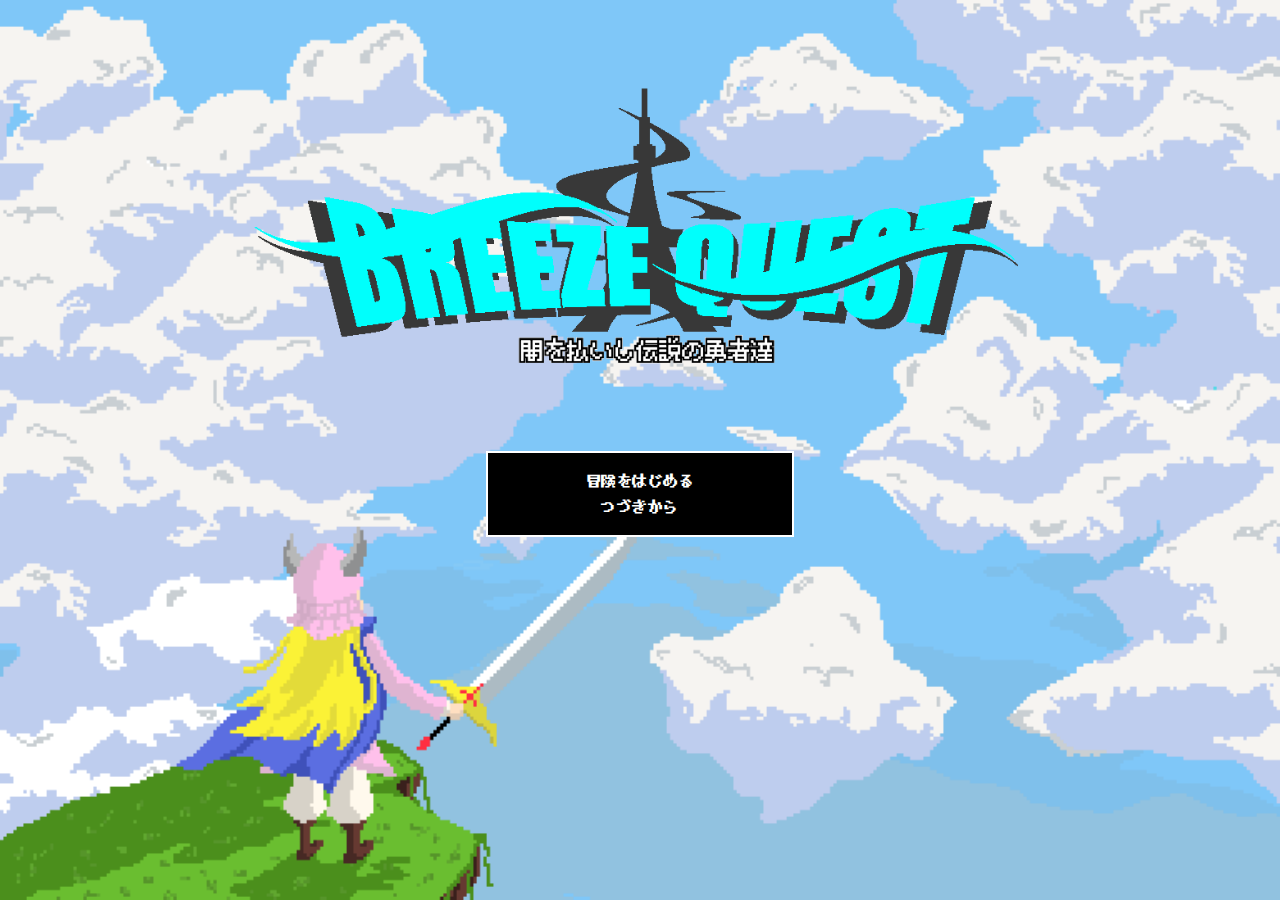
<file: index.html>
<!DOCTYPE html>
<html lang="ja">
    <head>
        <meta charset="utf-8">
        <meta name="viewport" content="width=device-width, initial-scale=1">
        <title>BREEZE QUEST</title>
        <!-- favicon -->
        <link rel="icon" type="image/x-icon" href="images/favicon.jpg">
        <!-- Fonts -->
        <link href="https://fonts.googleapis.com/css2?family=Nunito:wght@400;600;700&display=swap" rel="stylesheet">
         <!-- Styles -->
         <link rel="stylesheet" href="css/style.css">

    </head>
    <body class="antialiased top-bg ">
        <div class="test title-content">
            <img src="images/title_logo.gif">
        </div>
        <div class="command">
            <ul>
                <li class="start"><a href="welcome.html">冒険をはじめる</a></li>
                <li class="continue"><a href="character_picture book/index.html">つづきから</a></li>
            </ul>
        </div>

    </body>
</html>
</file>
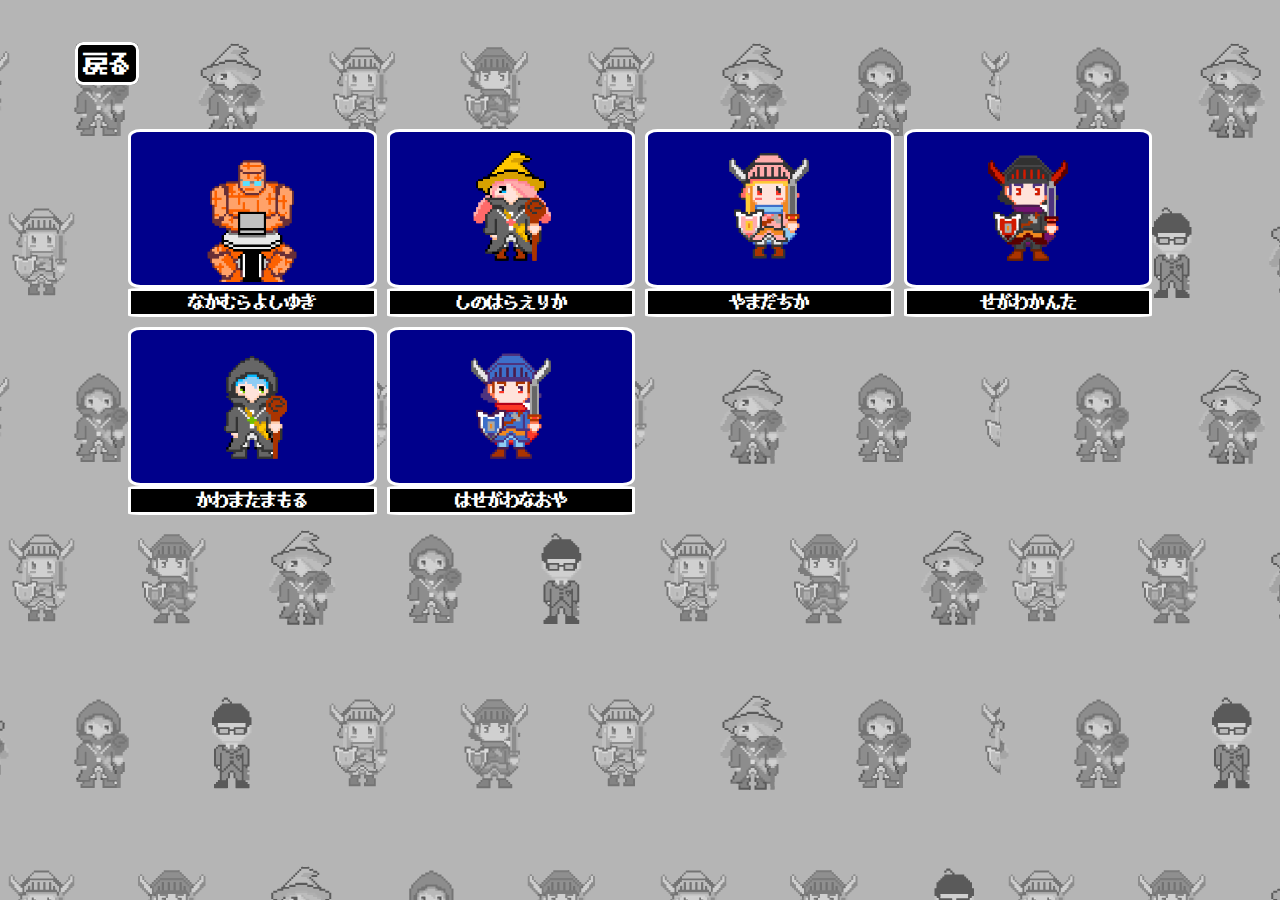
<file: character_picture book/index.html>
<!DOCTYPE html>
<html lang="ja">
<head>
    <meta charset="UTF-8">
    <meta name="viewport" content="width=device-width, initial-scale=1.0">
    <!-- favicon -->
    <link rel="icon" type="image/x-icon" href="../images/favicon.jpg">
    <link rel="stylesheet" type="text/css" href="style.css">
    <title>キャラクター図鑑</title>
</head>
<body>
  <a class="back" href="../index.html">戻る</a>
    <div id="main-container">
          <div class="wrapper">
            <div class="image_container"><a href="../profile/nakamura_index.html"><img src="img/9.png"></a></div>
            <div class="name_container"><a href="../profile/nakamura_index.html">なかむらよしゆき</a></div>
          </div>
          <div class="wrapper">
            <div class="image_container"><a href="../profile/shinohara_index.html"><img src="img/3.png"></a></div>
            <div class="name_container"><a href="../profile/shinohara_index.html">しのはらえりか</a></div>
          </div>
          <div class="wrapper">
            <div class="image_container"><a href="../profile/yamada_index.html"><img src="img/1.png"></a></div>
            <div class="name_container"><a href="../profile/yamada_index.html">やまだちか</a></div>
          </div>
          <div class="wrapper">
            <div class="image_container"><a href="../profile/segawa_index.html"><img src="img/10.png"></a></div>
            <div class="name_container"><a href="../profile/segawa_index.html">せがわかんた</a></div>
          </div>
          <div class="wrapper">
            <div class="image_container"><a href="../profile/kawamata_index.html"><img src="img/4.png"></a></div>
            <div class="name_container"><a href="../profile/kawamata_index.html">かわまたまもる</a></div>
          </div>
          <div class="wrapper">
            <div class="image_container"><a href="../profile/hasegawa_index.html"><img src="img/2.png"></a></div>
            <div class="name_container"><a href="../profile/hasegawa_index.html">はせがわなおや</a></div>
          </div>
    </div> 
</body>
</html>
</file>
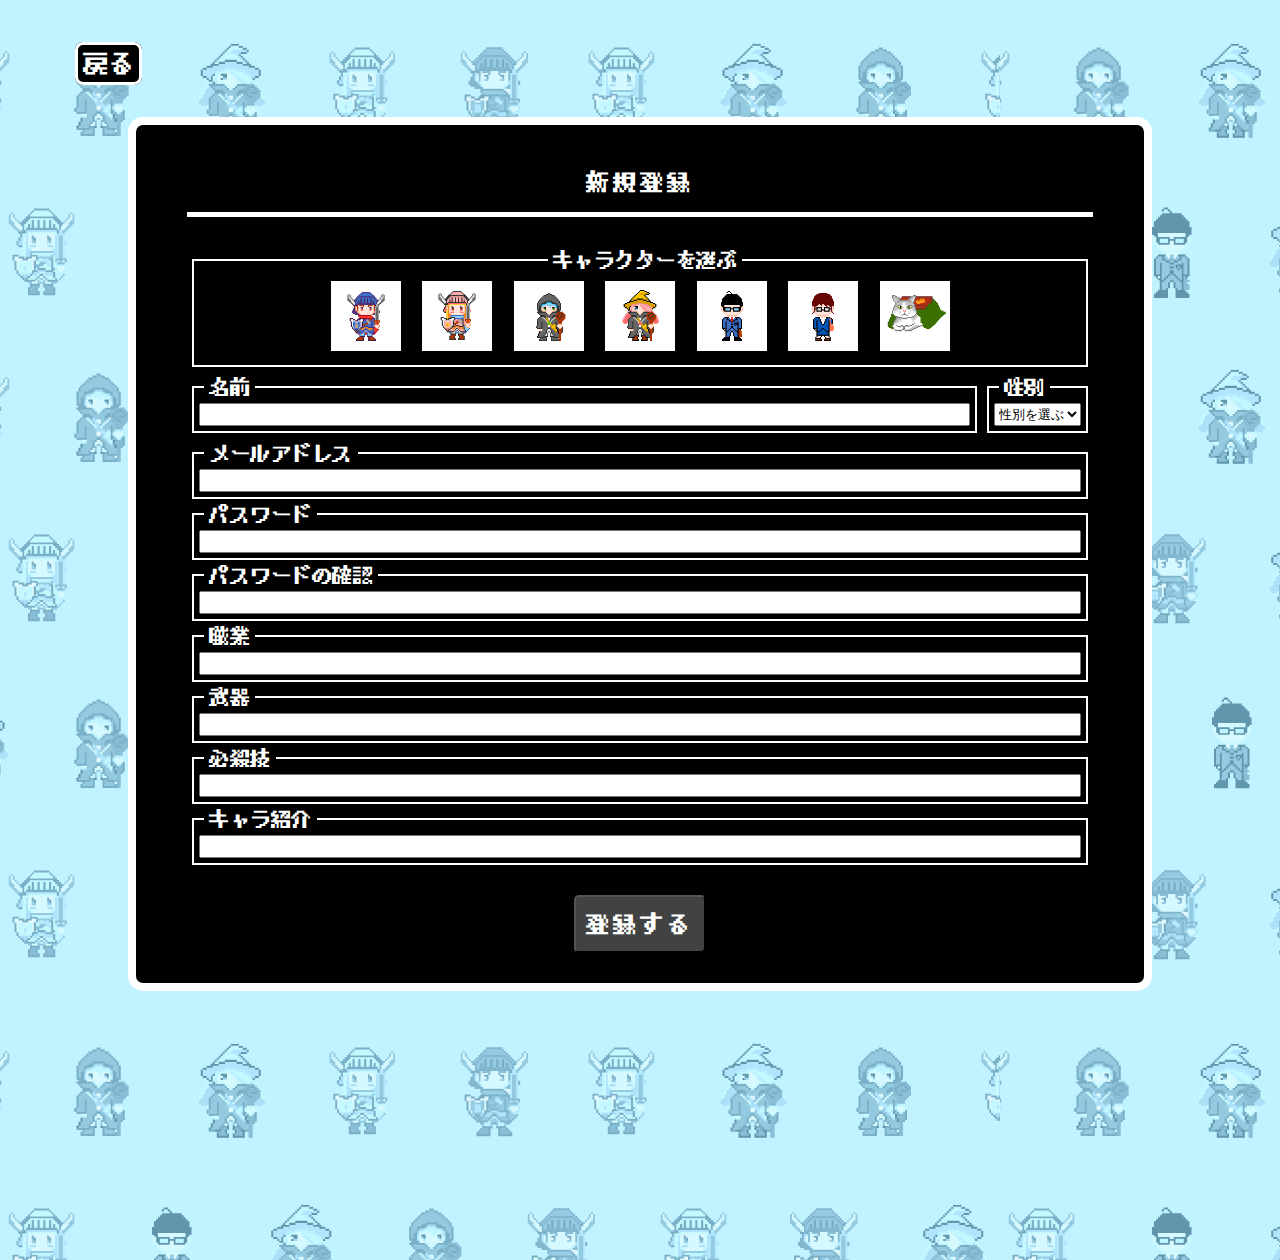
<file: welcome.html>
<!DOCTYPE html>
<html lang="ja">
<head>
    <meta charset="UTF-8">
    <meta name="viewport" content="width=device-width, initial-scale=1.0">
    <title>プロフィール作成</title>
     <!-- favicon -->
     <link rel="icon" type="image/x-icon" href="images/favicon.jpg">
    <link rel="stylesheet" href="css/style.css">
</head>
<body>
<div class="sign-up-bg">
    <a class="back" href="index.html">戻る</a>
    <div class="container sign-up-container">
        <div class="row justify-content-center">
            <div class="col-md-8">
                <div class="card">
                    <div class="card-header sign-up-title">新規登録</div>

                    <div class="card-body">
                        <form method="POST">
                            <div class="character-select_content">
                                <div class="form-group row" id="container-top-characters">
                                    <fieldset class="border-flame">
                                        <legend><label for="character" class="col-md-4 col-form-label text-md-right ">キャラクターを選ぶ</label></legend>
                                        <label for="character_A" class="js-panel-select">
                                            <input type="checkbox" name="ceo-select" value="0" id="character_A" class="disabled_checkbox">
                                            <img class="panel-thumbnail" src="images/character_A.png">
                                        </label>
                                        <label for="character_B" class="js-panel-select">
                                            <input type="checkbox" name="ceo-select" value="1" id="character_B" class="disabled_checkbox">
                                            <img class="panel-thumbnail" src="images/character_B.png">
                                        </label>
                                        <label for="character_C" class="js-panel-select">
                                            <input type="checkbox" name="ceo-select" value="3" id="character_C" class="disabled_checkbox">
                                            <img class="panel-thumbnail" src="images/character_C.png">
                                        </label>
                                        <label for="character_D" class="js-panel-select">
                                            <input type="checkbox" name="ceo-select" value="4" id="character_D" class="disabled_checkbox">
                                            <img class="panel-thumbnail" src="images/character_D.png">
                                        </label>
                                        <label for="character_E" class="js-panel-select">
                                            <input type="checkbox" name="ceo-select" value="5" id="character_E" class="disabled_checkbox">
                                            <img class="panel-thumbnail" src="images/character_E.png">
                                        </label>
                                        <label for="character_F" class="js-panel-select">
                                            <input type="checkbox" name="ceo-select" value="6" id="character_F" class="disabled_checkbox">
                                            <img class="panel-thumbnail" src="images/character_F.png">
                                        </label>
                                        <label for="character_G" class="js-panel-select">
                                            <input type="checkbox" name="ceo-select" value="7" id="character_G" class="disabled_checkbox">
                                            <img class="panel-thumbnail" src="images/character_G.png">
                                        </label>
                                        <!-- <label for="character_G" class="js-panel-select">
                                            <input type="checkbox" name="ceo-select" value="8" id="character_H" class="disabled_checkbox">
                                            <img class="panel-thumbnail" src="images/character_H.png">
                                        </label> -->
                                        </label>
                                </fieldset>
                                </div>
                            </div>
                            <div class="name_gender_flex">
                                <div class="form-group row name_wrapper">
                                    <fieldset class="border-flame">
                                        <legend><label for="name">名前</label></legend>
        
                                    <div class="col-md-6">
                                        <input id="name" type="text" name="name" value="" class="w-100">
                                    </div>
                                </fieldset>
                                </div>
        
                                <div class="form-group row gender_wrapper">
                                    <fieldset class="border-flame">
                                        <legend><label for="name">性別</label></legend>
                                        <div class="col-md-6">
                                            <select name="area" data-toggle="select" class="w-100" id="area1">
                                                <option>性別を選ぶ</option>
                                                <option>♂</option>
                                                <option>♀</option>
                                            </select>
                                        </div>
                                    </fieldset>
                                    <!--/form-group--></div>
                            </div>

                            <div class="form-group row">
                                <fieldset class="border-flame">
                                    <legend><label for="email" class="col-md-4 col-form-label text-md-right">メールアドレス</label></legend>
        
                                    <div class="col-md-6">
                                        <input id="email" type="email" class="w-100" name="email" value="">
                                    </div>
                                </fieldset>
                            </div>

                            <div class="form-group row">
                                <fieldset class="border-flame">
                                    <legend><label for="password" class="col-md-4 col-form-label text-md-right">パスワード</label></legend>

                                <div class="col-md-6">
                                    <input id="password" type="password" class="w-100" name="password" value="">
                                </div>
                            </div>

                            <div class="form-group row">
                                <fieldset class="border-flame">
                                    <legend><label for="password-confirm" class="col-md-4 col-form-label text-md-right">パスワードの確認</label></legend>

                                <div class="col-md-6">
                                    <input id="password-confirm" type="password" class="w-100" name="password_confirmation" value="">
                                </div>
                            </div>
                            
                            <div class="form-group row">
                                <fieldset class="border-flame">
                                    <legend><label for="name" class="col-md-4 col-form-label text-md-right">職業</label></legend>

                                <div class="col-md-6">
                                    <input id="name" type="text" class="w-100" name="name" value="">
                                </div>
                            </fieldset>
                            </div>
                            <div class="form-group row">
                                <fieldset class="border-flame">
                                    <legend><label for="name" class="col-md-4 col-form-label text-md-right">武器</label></legend>

                                <div class="col-md-6">
                                    <input id="name" type="text" class="w-100" value="">
                                </div>
                            </fieldset>
                            </div>
                            <div class="form-group row">
                                <fieldset class="border-flame">
                                    <legend><label for="name" class="col-md-4 col-form-label text-md-right">必殺技</label></legend>

                                <div class="col-md-6">
                                    <input id="name" type="text" class="w-100" name="name" value="">
                                </div>
                            </fieldset>
                            </div>
                            <div class="form-group row">
                                <fieldset class="border-flame">
                                    <legend><label for="name" class="col-md-4 col-form-label text-md-right">キャラ紹介</label></legend>

                                <div class="col-md-6">
                                    <input id="name" type="text" class="w-100" value="">
                                </div>
                            </fieldset>
                            </div>
                        
                            

                            <div class="form-group row mb-0">
                                <div class="col-md-6 offset-md-4 sign-up-set">
                                    <button type="submit" class="btn btn-primary set-btn">登録する</button>
                                </div>
                            </div>
                        </form>
                    </div>
                </div>
            </div>
        </div>
    </div>
</div>
<script src="https://ajax.googleapis.com/ajax/libs/jquery/2.1.3/jquery.min.js"></script>
<script src="js/main.js"></script>
</body>
</html>
</file>
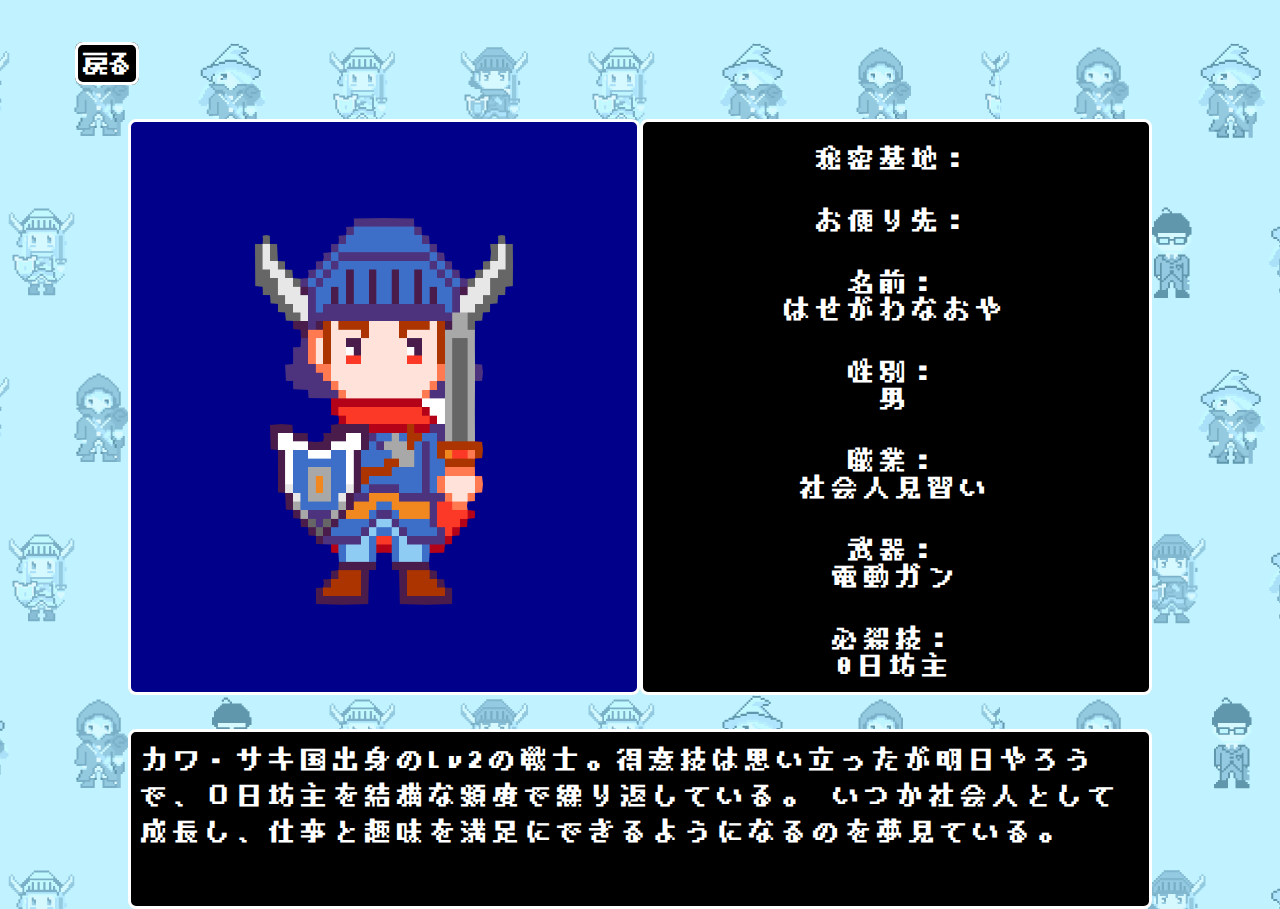
<file: profile/hasegawa_index.html>
<!DOCTYPE html>
<html lang="ja">
<head>
    <meta charset="UTF-8">
    <meta name="viewport" content="width=device-width, initial-scale=1.0">
     <!-- favicon -->
     <link rel="icon" type="image/x-icon" href="../images/favicon.jpg">
    <link rel="stylesheet" type="text/css" href="style.css">
    <title>hasegawa_Profile</title>
</head>
<body>
    <a class="back" href="../character_picture book/index.html">戻る</a>
    <div id="main_container">
        <!-- キャラクターの画像 -->
        <div id="character_image">
            <img src="img/2.png" alt="characer" width="100%" height="100%">
        </div>
        <!-- キャラ紹介以外のプロフィール -->
        <!--以下div id内の部分に登録情報が表示される感じ-->
        <div class="status_container">
            <div class="contents">秘密基地：
                <div id="portforio"></div>
            </div>
            <div class="contents">お便り先：
                <div id="mailaddress"></div>
            </div>
            <div class="contents">名前：
                <div id="name_contents">はせがわなおや</div>
            </div>
            <div class="contents">性別：
                <div id="gender_contents">男</div>
            </div>
            <div class="contents">職業：
                <div id="job_contents">社会人見習い</div>
            </div>
            <div class="contents">武器：
                <div id="weapon_contents">電動ガン</div>
            </div>
            <div class="contents">必殺技：
                <div id="special_contents">0日坊主</div>
            </div>
        </div>
    </div>
    <!-- キャラ紹介-->
    <div id="profile">カワ・サキ国出身のLv2の戦士。得意技は思い立ったが明日やろうで、０日坊主を結構な頻度で繰り返している。
        いつか社会人として成長し、仕事と趣味を満足にできるようになるのを夢見ている。
    </div> 
</body>
</html>
</file>
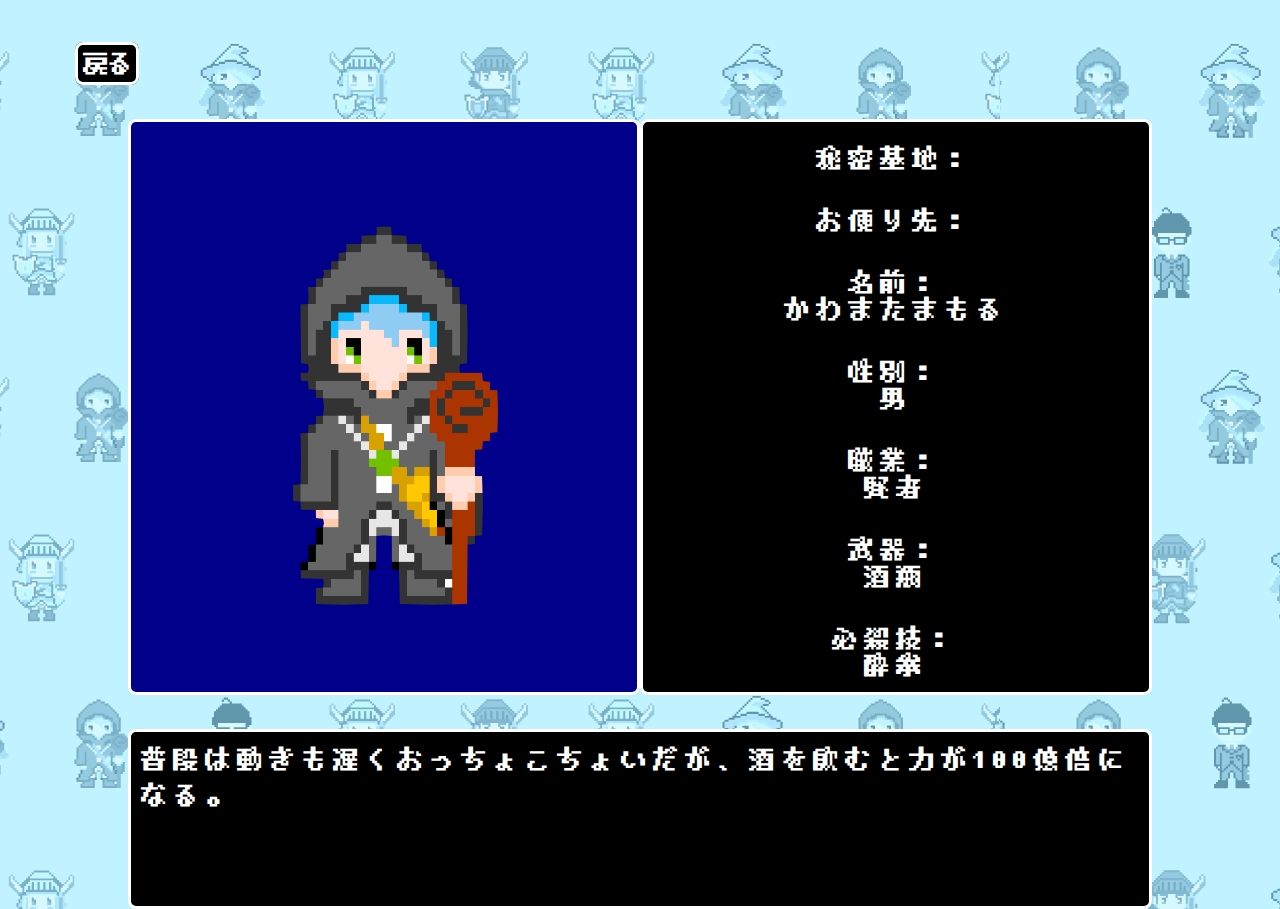
<file: profile/kawamata_index.html>
<!DOCTYPE html>
<html lang="ja">
<head>
    <meta charset="UTF-8">
    <meta name="viewport" content="width=device-width, initial-scale=1.0">
     <!-- favicon -->
     <link rel="icon" type="image/x-icon" href="../images/favicon.jpg">
    <link rel="stylesheet" type="text/css" href="style.css">
    <title>kawamata_Profile</title>
</head>
<body>
    <a class="back" href="../character_picture book/index.html">戻る</a>
    <div id="main_container">
        <!-- キャラクターの画像 -->
        <div id="character_image">
            <img src="img/4.png" alt="characer" width="100%" height="100%">
        </div>
        <!-- キャラ紹介以外のプロフィール -->
        <!--以下div id内の部分に登録情報が表示される感じ-->
        <div class="status_container">
            <div class="contents">秘密基地：
                <div id="portforio"></div>
            </div>
            <div class="contents">お便り先：
                <div id="mailaddress"></div>
            </div>
            <div class="contents">名前：
                <div id="name_contents">かわまたまもる</div>
            </div>
            <div class="contents">性別：
                <div id="gender_contents">男</div>
            </div>
            <div class="contents">職業：
                <div id="job_contents">賢者</div>
            </div>
            <div class="contents">武器：
                <div id="weapon_contents">酒瓶</div>
            </div>
            <div class="contents">必殺技：
                <div id="special_contents">酔拳</div>
            </div>
        </div>
    </div>
    <!-- キャラ紹介-->
    <div id="profile">普段は動きも遅くおっちょこちょいだが、酒を飲むと力が100億倍になる。
    </div> 
</body>
</html>
</file>
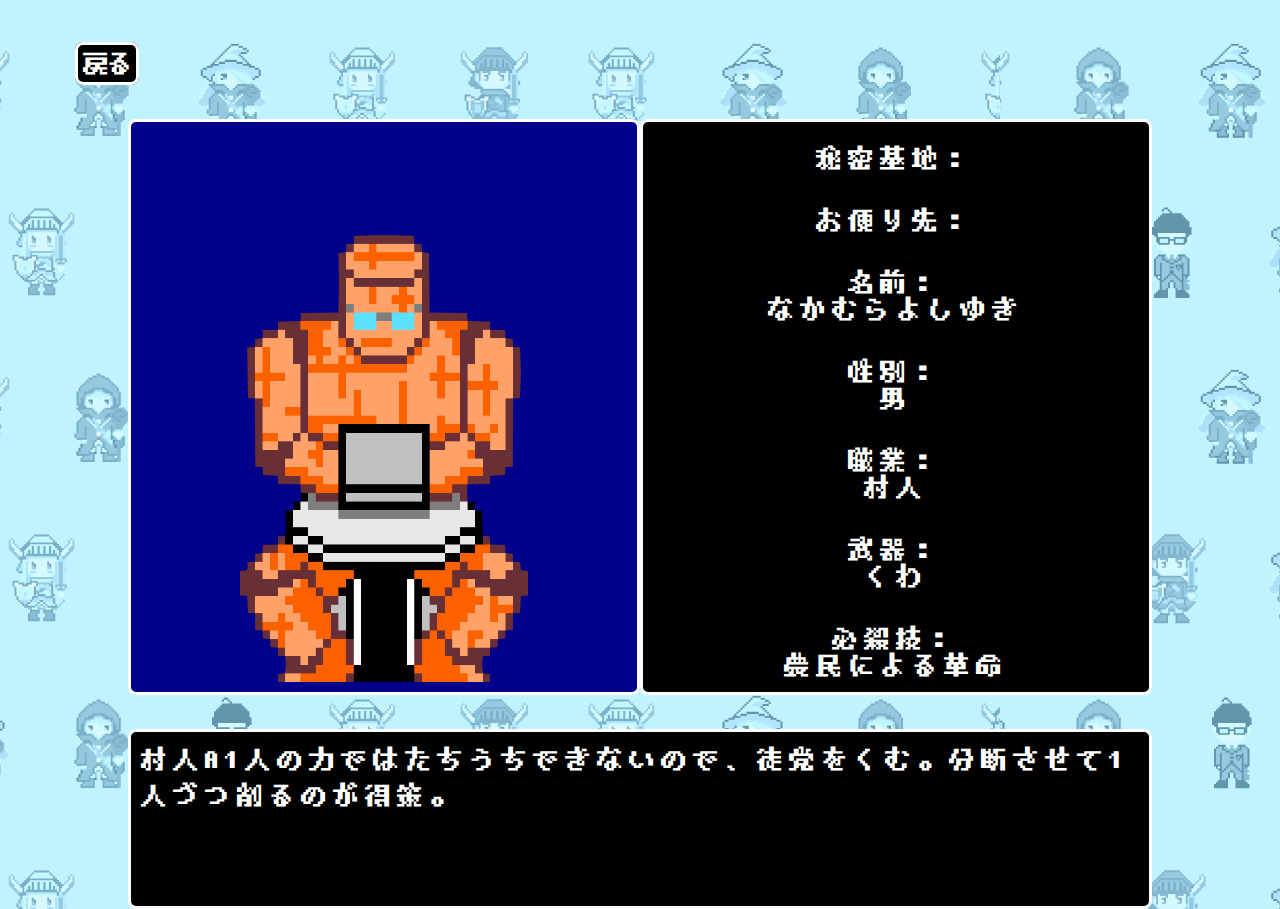
<file: profile/nakamura_index.html>
<!DOCTYPE html>
<html lang="ja">
<head>
    <meta charset="UTF-8">
    <meta name="viewport" content="width=device-width, initial-scale=1.0">
     <!-- favicon -->
     <link rel="icon" type="image/x-icon" href="../images/favicon.jpg">
    <link rel="stylesheet" type="text/css" href="style.css">
    <title>nakamura_Profile</title>
</head>
<body>
    <a class="back" href="../character_picture book/index.html">戻る</a>
    <div id="main_container">
        <!-- キャラクターの画像 -->
        <div id="character_image">
            <img src="img/9.png" alt="characer" width="100%" height="100%">
        </div>
        <!-- キャラ紹介以外のプロフィール -->
        <!--以下div id内の部分に登録情報が表示される感じ-->
        <div class="status_container clearfix">
            <div class="contents">秘密基地：
                <div id="portforio"></div>
            </div>
            <div class="contents">お便り先：
                <div id="mailaddress"></div>
            </div>
            <div class="contents">名前：
                <div id="name_contents">なかむらよしゆき</div>
            </div>
            <div class="contents">性別：
                <div id="gender_contents">男</div>
            </div>
            <div class="contents">職業：
                <div id="job_contents">村人</div>
            </div>
            <div class="contents">武器：
                <div id="weapon_contents">くわ</div>
            </div>
            <div class="contents">必殺技：
                <div id="special_contents">農民による革命</div>
            </div>
        </div>
    </div> 
    <!-- キャラ紹介-->
    <div id="profile">村人A1人の力ではたちうちできないので、徒党をくむ。分断させて1人づつ削るのが得策。
    
</div>
</body>
</html>
</file>
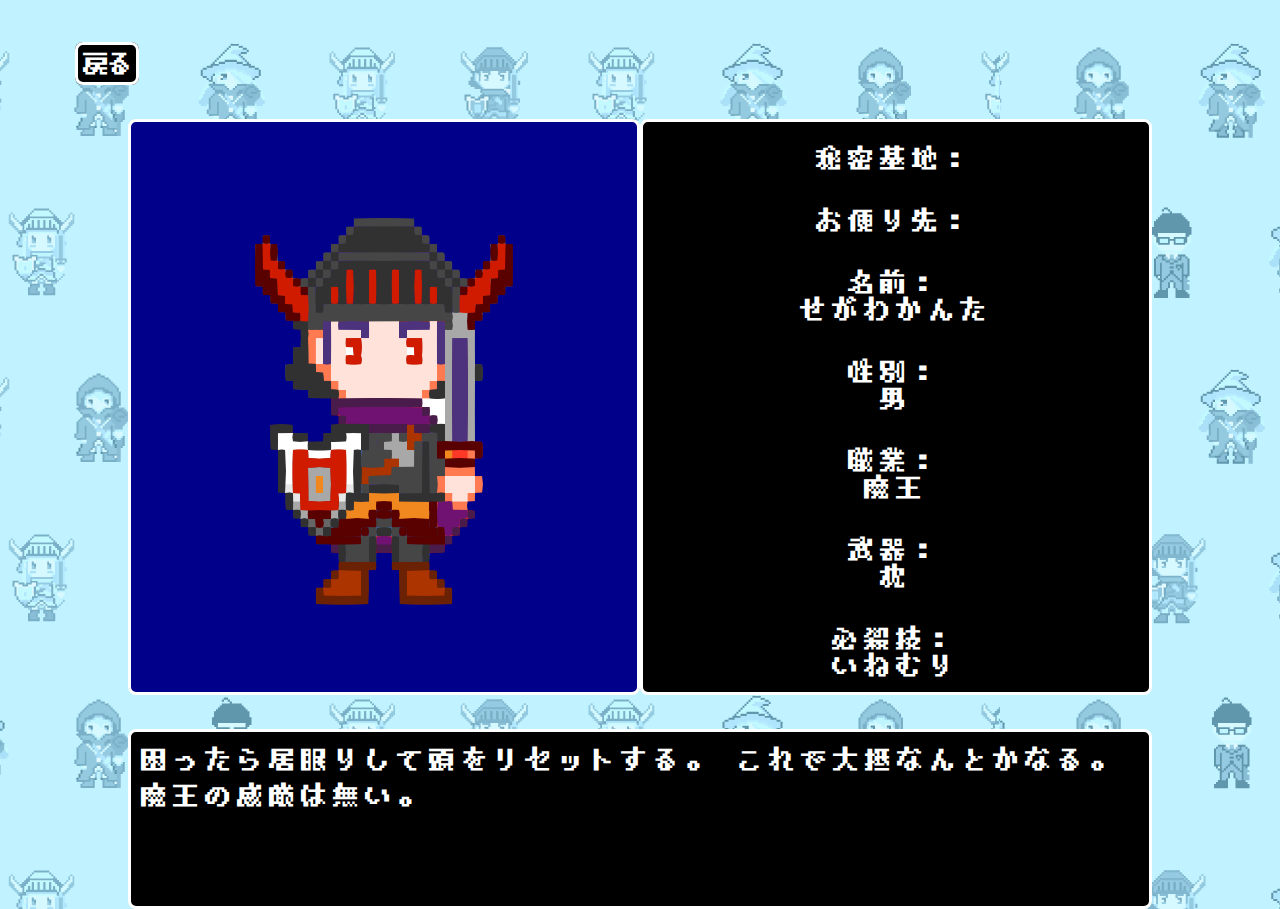
<file: profile/segawa_index.html>
<!DOCTYPE html>
<html lang="ja">
<head>
    <meta charset="UTF-8">
    <meta name="viewport" content="width=device-width, initial-scale=1.0">
     <!-- favicon -->
     <link rel="icon" type="image/x-icon" href="../images/favicon.jpg">
    <link rel="stylesheet" type="text/css" href="style.css">
    <title>segawa_Profile</title>
</head>
<body>
    <a class="back" href="../character_picture book/index.html">戻る</a>
    <div id="main_container">
        <!-- キャラクターの画像 -->
        <div id="character_image">
            <img src="img/10.png" alt="characer" width="100%" height="100%">
        </div>
        <!-- キャラ紹介以外のプロフィール -->
        <!--以下div id内の部分に登録情報が表示される感じ-->
        <div class="status_container">
            <div class="contents">秘密基地：
                <div id="portforio"></div>
            </div>
            <div class="contents">お便り先：
                <div id="mailaddress"></div>
            </div>
            <div class="contents">名前：
                <div id="name_contents">せがわかんた</div>
            </div>
            <div class="contents">性別：
                <div id="gender_contents">男</div>
            </div>
            <div class="contents">職業：
                <div id="job_contents">魔王</div>
            </div>
            <div class="contents">武器：
                <div id="weapon_contents">枕</div>
            </div>
            <div class="contents">必殺技：
                <div id="special_contents">いねむり</div>
            </div>
        </div>
    </div>
    <!-- キャラ紹介-->
    <div id="profile">困ったら居眠りして頭をリセットする。
        これで大抵なんとかなる。
        魔王の威厳は無い。
    </div> 
</body>
</html>
</file>
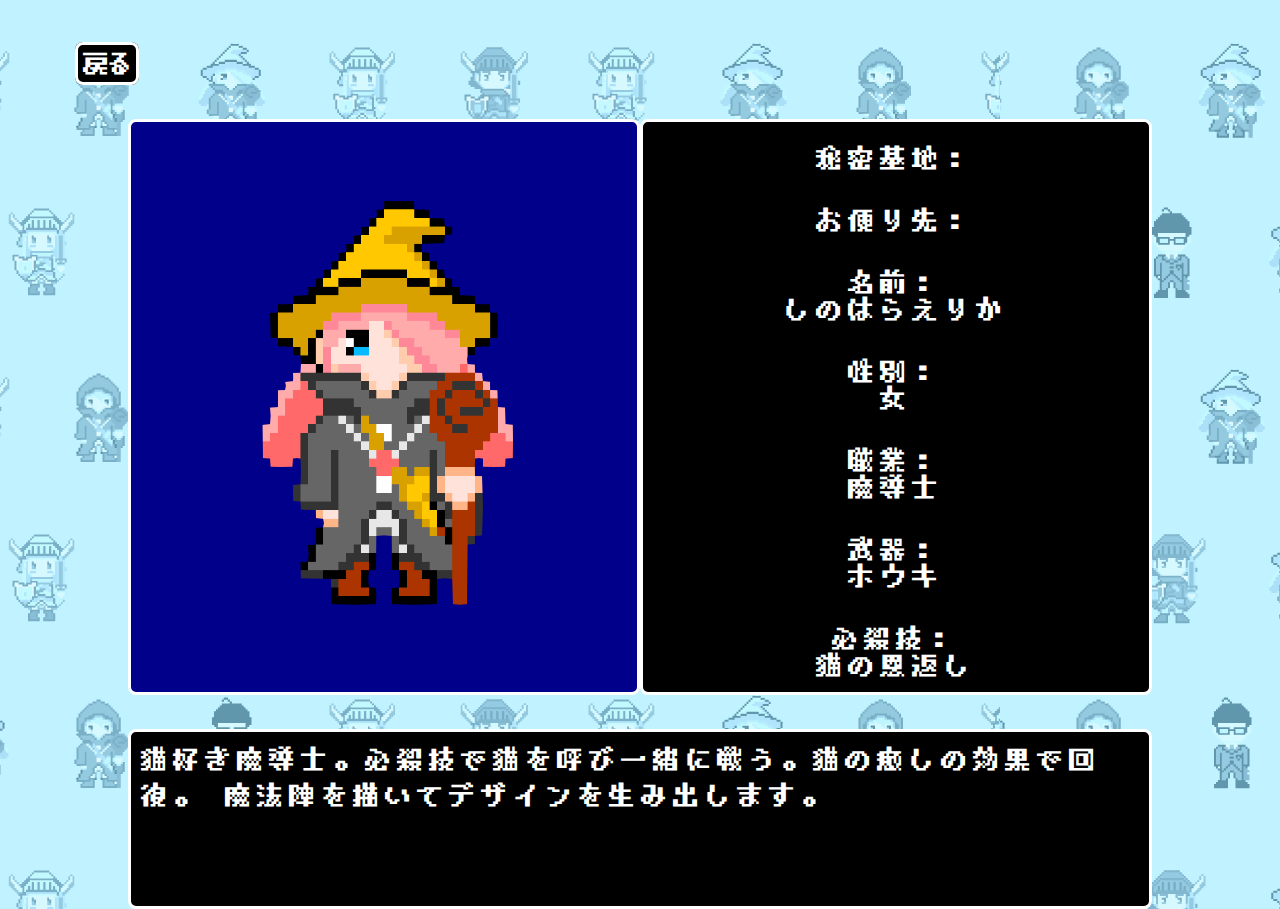
<file: profile/shinohara_index.html>
<!DOCTYPE html>
<html lang="ja">
<head>
    <meta charset="UTF-8">
    <meta name="viewport" content="width=device-width, initial-scale=1.0">
     <!-- favicon -->
     <link rel="icon" type="image/x-icon" href="../images/favicon.jpg">
    <link rel="stylesheet" type="text/css" href="style.css">
    <title>shinohara_Profile</title>
</head>
<body>
    <a class="back" href="../character_picture book/index.html">戻る</a>
    <div id="main_container">
        <!-- キャラクターの画像 -->
        <div id="character_image">
            <img src="img/3.png" alt="characer" width="100%" height="100%">
        </div>
        <!-- キャラ紹介以外のプロフィール -->
        <!--以下div id内の部分に登録情報が表示される感じ-->
        <div class="status_container">
            <div class="contents">秘密基地：
                <div id="portforio"></div>
            </div>
            <div class="contents">お便り先：
                <div id="mailaddress"></div>
            </div>
            <div class="contents">名前：
                <div id="name_contents">しのはらえりか</div>
            </div>
            <div class="contents">性別：
                <div id="gender_contents">女</div>
            </div>
            <div class="contents">職業：
                <div id="job_contents">魔導士</div>
            </div>
            <div class="contents">武器：
                <div id="weapon_contents">ホウキ</div>
            </div>
            <div class="contents">必殺技：
                <div id="special_contents">猫の恩返し</div>
            </div>
        </div>
    </div>
    <!-- キャラ紹介-->
    <div id="profile">猫好き魔導士。必殺技で猫を呼び一緒に戦う。猫の癒しの効果で回復。
        魔法陣を描いてデザインを生み出します。
    </div> 
</body>
</html>
</file>
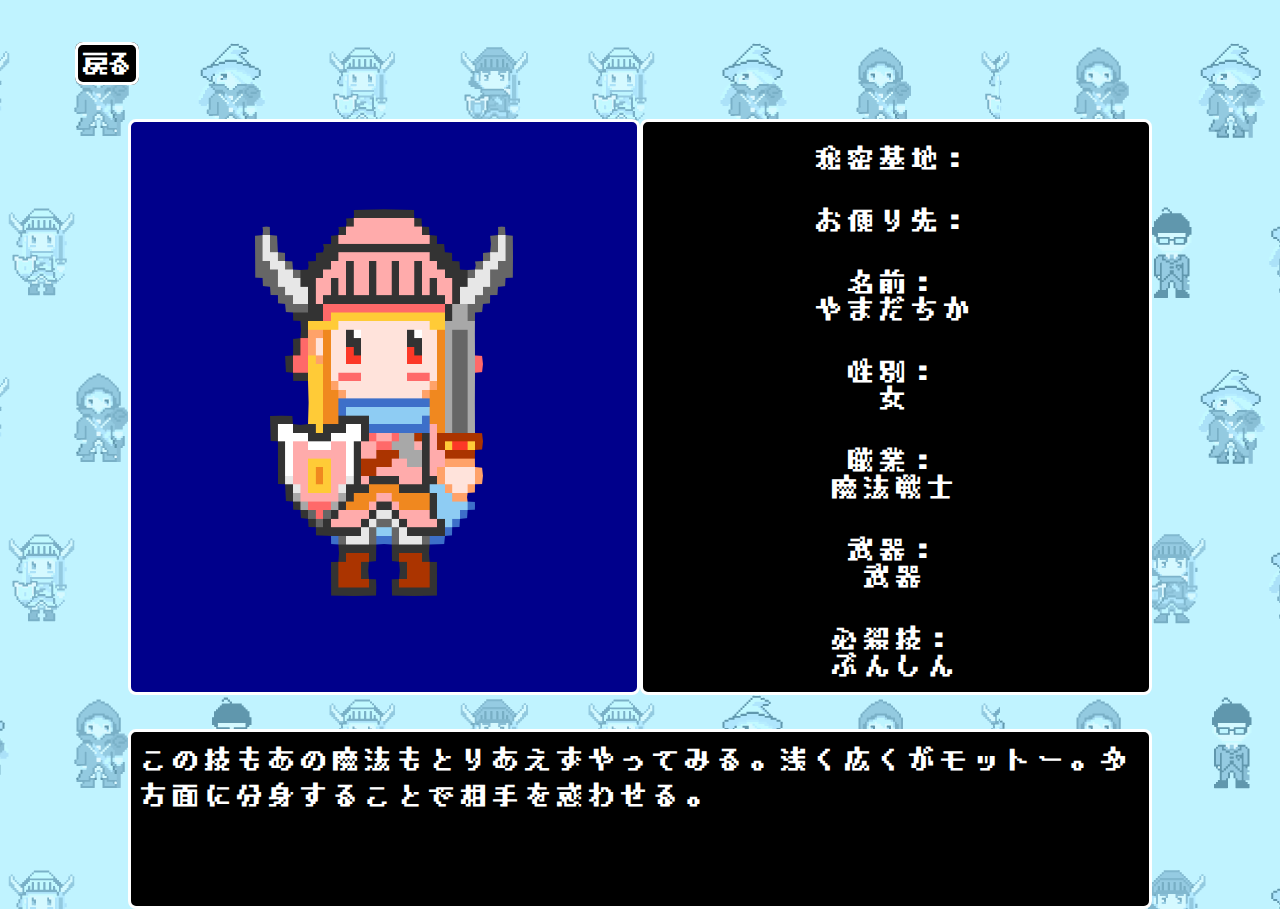
<file: profile/yamada_index.html>
<!DOCTYPE html>
<html lang="ja">
<head>
    <meta charset="UTF-8">
    <meta name="viewport" content="width=device-width, initial-scale=1.0">
     <!-- favicon -->
     <link rel="icon" type="image/x-icon" href="../images/favicon.jpg">
    <link rel="stylesheet" type="text/css" href="style.css">
    <title>yamada_Profile</title>
</head>
<body>
    <a class="back" href="../character_picture book/index.html">戻る</a>
    <div id="main_container">
        <!-- キャラクターの画像 -->
        <div id="character_image">
            <img src="img/1.png" alt="characer" width="100%" height="100%">
        </div>
        <!-- キャラ紹介以外のプロフィール -->
        <!--以下div id内の部分に登録情報が表示される感じ-->
        <div class="status_container">
            <div class="contents">秘密基地：
                <div id="portforio"></div>
            </div>
            <div class="contents">お便り先：
                <div id="mailaddress"></div>
            </div>
            <div class="contents">名前：
                <div id="name_contents">やまだちか</div>
            </div>
            <div class="contents">性別：
                <div id="gender_contents">女</div>
            </div>
            <div class="contents">職業：
                <div id="job_contents">魔法戦士</div>
            </div>
            <div class="contents">武器：
                <div id="weapon_contents">武器</div>
            </div>
            <div class="contents">必殺技：
                <div id="special_contents">ぶんしん</div>
            </div>
        </div>
    </div>
    <!-- キャラ紹介-->
    <div id="profile">この技もあの魔法もとりあえずやってみる。浅く広くがモットー。多方面に分身することで相手を惑わせる。
    </div> 
</body>
</html>
</file>
<file: css/style.css>
@charset "UTF-8";

/* 共通メニュー */

/* Webフォント読み込み */
@font-face {
    font-family: 'PixelMplus10';
    src: url('../font/PixelMplus10-Bold.ttf') format('truetype');
  }

body {
    font-family: PixelMplus10,sans-serif;
    font-size: 14px;
    color: #fff;
    letter-spacing: 1.5px;
}
*{
    margin: 0;
    padding: 0;
    margin: 0 auto;
    box-sizing: border-box;
}
.clearfix::after {
    content: "";
    display: block;
    height: 0;
    clear: both;
    visibility: hidden;
    }
a {
    text-decoration: none;
}


/* トップページ
ーーーーーーーーーーーーーーーーーーーー*/

.top-bg {
    background-image:url(../images/top_bg.gif);
    background-repeat: no-repeat;
    background-size: cover;
    background-position: center top;
    min-width: 100vh;
    min-height: 100vh;
}

.title-content {
    width:80%;
    margin: 0 auto;
    text-align: center;
}
.title-content img {
    width:80%;
}
.command {
    width:80%;
    margin: 0 auto;
}
.command ul {
    background:#000;
    border: 2px solid #fff; 
    padding: 15px 0;
    width: 30%;
    margin: 0 auto;
}
.command ul li{
    list-style: none;
    padding: 0;
    text-align: center;
    padding: 5px 0;
}
.command ul li a{
    color: #fff;
    font-family: PixelMplus10,sans-serif;
}
.command ul li :hover:before{
    content:"▶︎";
    padding-right: 10px;
}


/* ログイン画面
ーーーーーーーーーーーーーーーーーーーー*/
.login-bg {
    background-image:url(../images/bg_1.png);
    min-width: 100vh;
    min-height: 100vh;
}

.login-bg {
    position:relative;
    }
    
.login-container {
    background: #000;
    border: 8px solid #FFF;
    border-radius: 15px;
    max-width: 600px;
    margin: 0 auto;
    padding: 5% 5%;
}
.login-container {
    position: relative;
    top: 160px;
}

.form-group.row.login{
    margin: 20px 0;
}
.form-group.row.login:last-child{
    margin-bottom: 0;
}

.login button {
    font-size: 1rem;
    padding: 5px 2px;
    background: rgb(66, 66, 66);
    color: #fff;
    border-radius: 5px;
    font-family: PixelMplus10,sans-serif;
}





/* 新規登録画面 
ーーーーーーーーーーーーーーーーーーーー*/
.back {
    text-decoration: none;
    color: white;
    padding: 5px 5px;
    background-color: black;
    border: 3px solid white;
    border-radius: 8px;
    font-size: 24px;
    position: relative;
    top: 50px;
    left: 75px; 
    margin-bottom: 10px;    
}
.sign-up-bg {
    background-image:url(../images/bg_1.png);
    min-width: 100vh;
    min-height: 140vh;
    }
.sign-up-bg {
    position:relative;
    }
    
.sign-up-container {
    background: #000;
    border: 8px solid #FFF;
    border-radius: 15px;
    max-width: 80%;
    margin: 0 auto;
    padding: 0 4%;
    padding-bottom: 2%;
    margin-top: 20px;
}
.sign-up-container {
    position: relative;
    top: 70px;
}
.sign-up-title {
    text-align: center;
    font-size: 1.375rem;
    margin-top: 5%;
    margin-bottom: 3%;
    padding-bottom: 2%;
    border-bottom: 5px solid #FFF;
    letter-spacing: 5px;
}

/* フォーム画面 共通
ーーーーーーーーーーーーーーーーーーーー*/
.form-group label{
    font-size: 1.20rem;
}
.form-group.row {
    margin: 5px;
}
.name_wrapper {
    flex: 1;
    background: rgb(0, 0, 0);  
}
.gender_wrapper {
    background: rgb(0, 0, 0);
}
.name_gender_flex {
    display: flex;
}

input.w-100 {
    width:100%;
    padding: 2px 0;
}
select.w-100 {
    width:100%;
    padding: 2px 0;
}

/* 項目　フレーム枠 
ーーーーーーーーーーーーーーーーーーーー*/
fieldset {
    border: 2px #FFF solid;
    margin: 0 auto;
    padding: 5px;
}
legend {
    padding: 0 5px;
    color: #fff;
    margin: 0 5px;
}   

/* キャラクターセレクト 
ーーーーーーーーーーーーーーーーーーーー*/
.character-select_content {
    width: 100%;
}
.character-select_content {
    display: inline-block;
    margin: 0 auto;
    text-align: center;
    vertical-align: middle;
}
  
.character-select_content img {
    width: 70px;
    margin:5px;
    /* padding:5px; */
}


    .js-panel-select {
    /* チェックボックスの親要素にrelativeを指定しておきます。 */
    position: relative;
  }

  .js-panel-select .disabled_checkbox {
    /* チェックボックスの位置は絶対位置にします。 */
    position: absolute;
    /* チェックボックスは、親要素の右上から12pxの位置に配置します。 */
    top: -64px;
    left: 6px;
  }


  .js-panel-select img.panel-thumbnail.checked {
    /* チェックが入った状態だと、枠が表示されるようにします。 */
    border: 6px solid blue;
    /* 線をwidthとheightに含めるようにします。 */
    box-sizing: border-box;
  }

  .js-panel-select .disabled_checkbox {
    /* チェック前は非表示にしておきます。 */
    display: none;
  }

  .js-panel-select img.panel-thumbnail.checked + .disabled_checkbox {
    /* 画像にcheckedクラスが指定されたときは、
    チェックボックスの非表示を解除します。 */
    display: block;
  }



/* 登録ボタン 
ーーーーーーーーーーーーーーーーーーーー*/
.sign-up-set{
    text-align: center;
    margin-top: 30px;
}
.set-btn {
    font-size: 1.375rem;
    letter-spacing: 5px;
    padding: 15px 10px;
    background: rgb(66, 66, 66);
    color: #fff;
    border-radius: 5px;
    font-family: PixelMplus10,sans-serif;
}

/* スマホ 画面
ーーーーーーーーーーーーーーーーーーーー*/
@media screen and (max-width: 768px){ 

/* トップページ
ーーーーーーーーーーーーーーーーーーーー*/

.top-bg {
    min-width: 100%;
    min-height: 100%;
}

.title-content {
    width:80%;
    margin: 0 auto;
    text-align: center;
}
.title-content img {
    width:80%;
}
.command {
    width: 60%;
    margin: 0 auto;
    margin-bottom:10px;
}
.command ul {
    background:#000;
    border: 2px solid #fff; 
    padding: 2px 0;
    width: 50%;
    margin: 0 auto;
}
.command ul li{
    list-style: none;
    text-align: center;
    padding: 2px 0;
}


/* 登録画面 */
.sign-up-container {
    width: 100%;
    margin: 0 auto;
}
.command ul li a{
    font-size: 1rem;
}
.container.login-bg {
    margin: 0 0px;
}
/* .container {
    margin: 0 50px;
} */
/* ログイン画面 */
.login-container {
    width:80%;
}

/* 性別横並び解除 */
.name_gender_flex {
    display: block;
}
/* 項目幅　変更 */
input.w-100 {
    width:100%;
    padding: 5px 0;
}
select.w-100 {
    width:100%;
    padding: 5px 0;
}
.form-group label {
    font-size: 1.20rem;
}
/* キャラクター */
.character-select_content img {
    width: 100px;
    margin: 5px;
}
.character-select_content {
    display:flex;
    flex-wrap: wrap;
}

.sign-up-bg {
    background-image:url(../images/bg_1.png);
    /* min-width: 100vh; */
    min-height: 192vh;
    max-width: 100%;
    }
.back {
    position: relative;
    top: 50px;
    left: 20px;
}

}
</file>
<file: character_picture book/style.css>
@font-face {
	font-family: 'MyFont';
	src: url(font/PixelMplus10-Bold.ttf);
}

body {
    font-family: MyFont;
    color: white;
    background-image: url("img/bg_2.png");
}

*{
    margin: 0;
    padding: 0;
}

html,body{
    height: 100%;
}

.back{
    text-decoration: none;
    color: white;
    padding: 5px 5px;
    background-color: black;
    border: 3px solid white;
    border-radius: 8px;
    font-size: 24px;
    position: relative;
    top: 50px;
    left: 75px;     
}

img{
    width: 150px;
    height: 150px;
}

a{
    text-decoration: none;
    color: white;
}

.image_container{
    background-color: darkblue;
    border: 3px solid white;
    border-radius: 5%;
    text-align: center; 
}

.name_container{
    background-color: black;
    padding: 3px 3px;
    text-align: center;
    border: 3px solid white;
    border-radius: 5%;    
}


#main-container{
    max-width: 80%;
    display: grid;
    gap:10px;
    grid-template-columns: repeat(4,minmax(150px, 1fr));
    margin: 0 auto;  
    margin-top: 8%;
    margin-bottom:50px;
}



@media screen and (max-width: 768px){ 
    #main-container{
        display: block;
        margin-top: 20%;
    }
    .wrapper {
        margin-bottom: 10px;
    }
    .back {
        position: relative;
        top: 50px;
        left: 20px;
    }
}
</file>
<file: profile/style.css>
@font-face {
	font-family: 'MyFont';
	src: url(font/PixelMplus10-Bold.ttf);
}

body {
    font-family: MyFont;
    color: white;
    background-image: url("img/bg_1.png");
}

*{
    margin: 0;
    padding: 0;
    box-sizing: border-box;
}

html,body{
    height: 100%;
}


.back{
    text-decoration: none;
    color: white;
    padding: 5px 5px;
    background-color: black;
    border: 3px solid white;
    border-radius: 8px;
    font-size: 24px;
    position: relative;
    top: 50px;
    left: 75px; 
    margin-bottom: 10px;    
}




#main_container{
    height: 80%;
    max-width: 80%;
    display: flex;
    justify-content: space-around;
    flex-direction: row;
    flex-wrap: wrap;
    align-items: center;
    align-content: center;
    margin: auto;
    margin-top: 20px;
}

#character_image{
    height: 80%;
    width: 50%;
    background-color: darkblue;
    border: 3px solid white;
    margin: -3px;
    border-radius: 8px;
    padding:10px;
    
}

.status_container{
    height: 80%;
    width: 50%;
    background-color: black;
    border: 3px solid white;
    margin: -3px;
    border-radius: 8px;
    display: flex;
    flex-direction: column;
    justify-content: space-around;
    /* ここからフォンの効果 */
    text-align: center;
    letter-spacing: 8px;
    font-size: 24px;
}

.contents{
    padding-top: 10px;
    /* margin: 10px 0 10px 0; */
}

#profile{
    background-color: black;
    margin: auto;
    margin-top:-3%;
    width: 100%;
    max-width: 80%;
    height: 20%;
    border: 3px solid white;
    border-radius: 8px;
    letter-spacing: 8px;
    font-size: 24px;
    padding: 10px;
    line-height: 1.5;
}

/* スマホ 画面
ーーーーーーーーーーーーーーーーーーーー*/
@media screen and (max-width: 768px){ 
    
.back {
    position: relative;
    top: 50px;
    left: 20px;
}
#main_container {
    display: block;
    width: 100%;
    height: auto;
    margin-top: 70px;
}  
#character_image { 
    width: 100%;
}
.status_container {
    display: block;
    width: 100%;
    font-size: 16px;
    padding-bottom: 10px;
}
#profile{
    /* flex-direction: column; */
    margin-top: 40px;
    font-size: 16px;
    height: auto;    
} 




}
</file>
